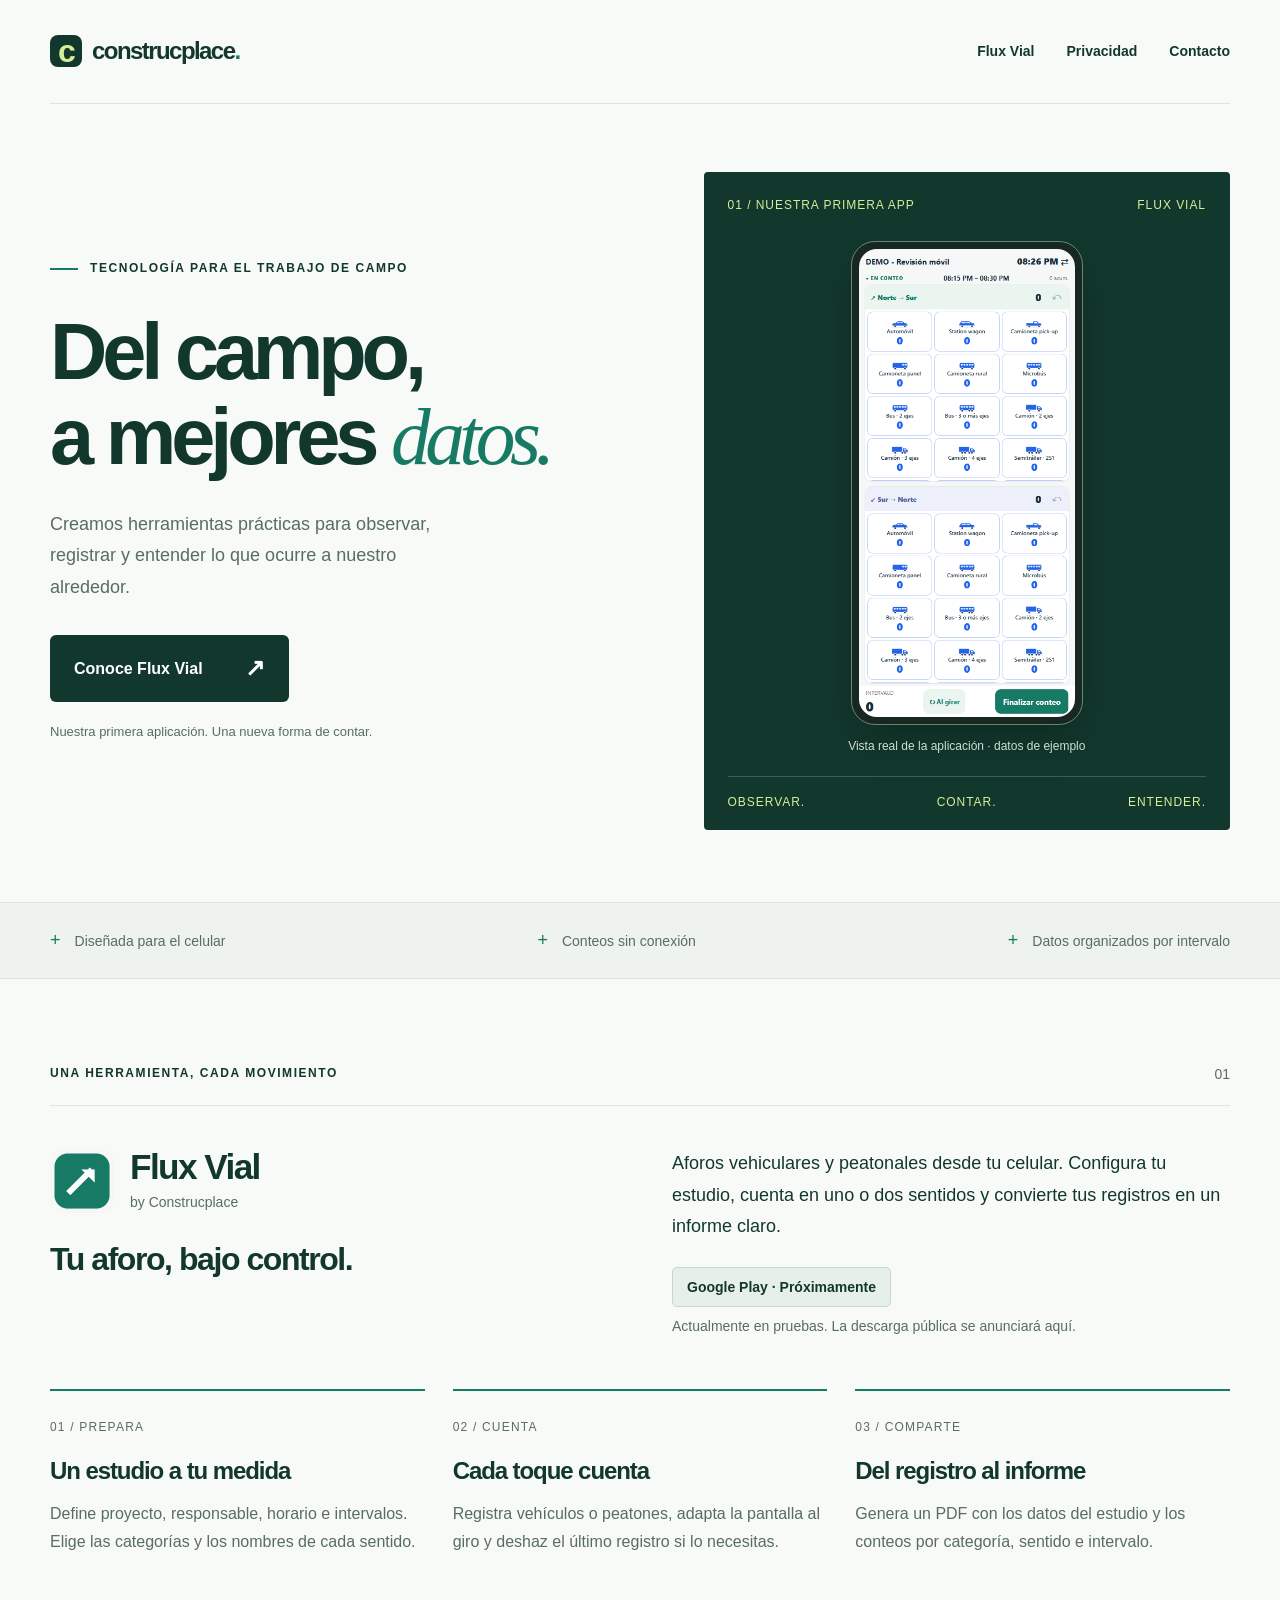
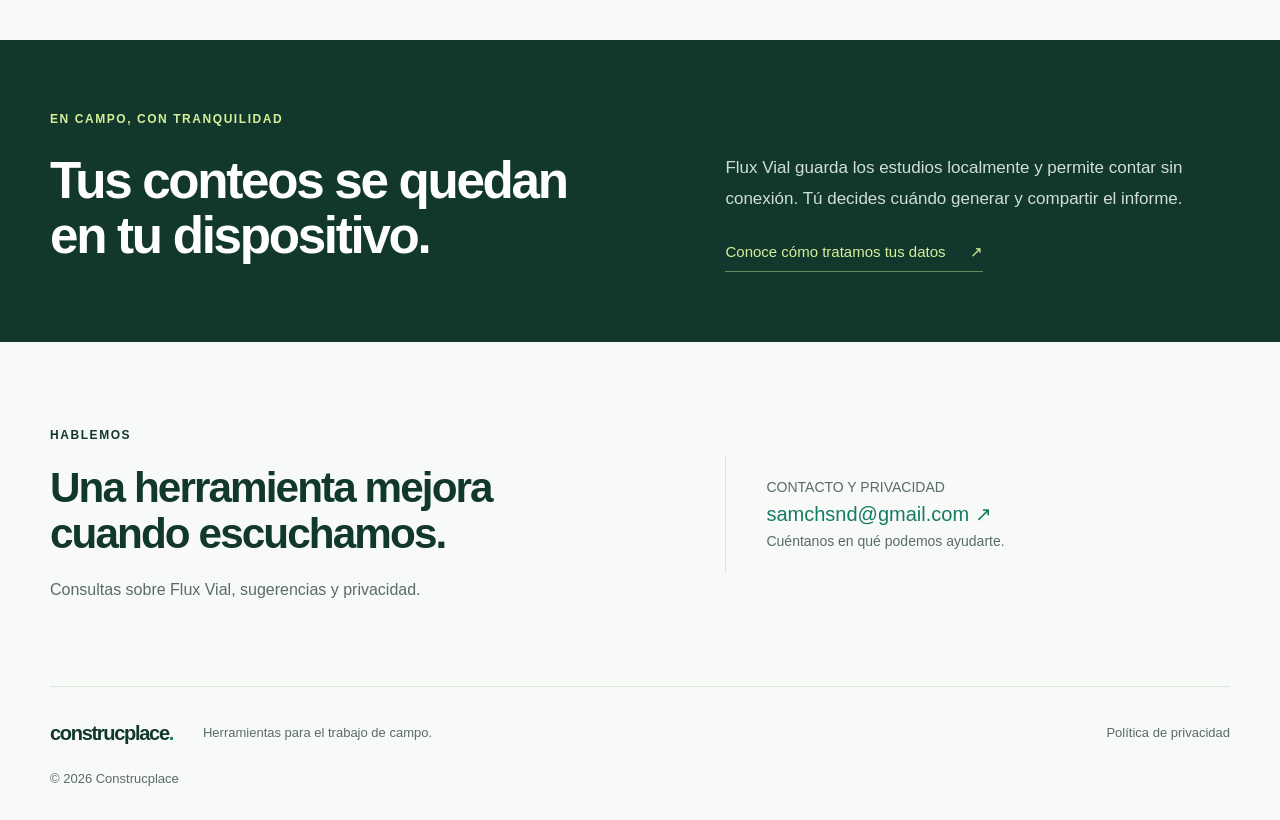
<file: index.html>
<!doctype html>
<html lang="es">
<head>
  <meta charset="utf-8"><meta name="viewport" content="width=device-width,initial-scale=1">
  <title>Construcplace — Herramientas para el trabajo de campo</title>
  <meta name="description" content="Conoce Flux Vial, la aplicación de Construcplace para aforos vehiculares y peatonales. Conteos por sentido, intervalos personalizados e informes PDF.">
  <meta name="theme-color" content="#12382d">
  <link rel="icon" type="image/svg+xml" href="data:image/svg+xml,%3Csvg xmlns='http://www.w3.org/2000/svg' viewBox='0 0 64 64'%3E%3Crect width='64' height='64' rx='14' fill='%2312382d'/%3E%3Cpath d='M45 18H26L16 32l10 14h19M27 32h18' fill='none' stroke='%23d5ef99' stroke-width='7'/%3E%3C/svg%3E">
  <link rel="stylesheet" href="styles.css">
</head>
<body>
  <a class="skip" href="#contenido">Saltar al contenido</a>
  <header class="header shell"><a class="wordmark" href="index.html" aria-label="Construcplace, inicio"><span class="brand-symbol" aria-hidden="true">c</span>construcplace<span class="wordmark-dot">.</span></a><nav aria-label="Navegación principal"><a href="#flux-vial">Flux Vial</a><a href="privacidad.html">Privacidad</a><a href="#contacto">Contacto</a></nav></header>
  <main id="contenido">
    <section class="hero shell">
      <div class="hero-copy"><p class="eyebrow"><span class="rule"></span> TECNOLOGÍA PARA EL TRABAJO DE CAMPO</p><h1>Del campo,<br>a mejores <em>datos.</em></h1><p class="lead">Creamos herramientas prácticas para observar, registrar y entender lo que ocurre a nuestro alrededor.</p><a class="button" href="#flux-vial">Conoce Flux Vial <span aria-hidden="true">↗</span></a><p class="hero-note">Nuestra primera aplicación. Una nueva forma de contar.</p></div>
      <div class="hero-visual"><div class="product-label"><span>01 / NUESTRA PRIMERA APP</span><span>FLUX VIAL</span></div><figure class="phone"><img src="flux-vial.png" width="390" height="844" alt="Pantalla de Flux Vial: conteo en dos sentidos, con tres columnas de categorías y cuatro filas visibles." fetchpriority="high"></figure><p class="image-caption">Vista real de la aplicación · datos de ejemplo</p><div class="visual-caption"><span>OBSERVAR.</span><span>CONTAR.</span><span>ENTENDER.</span></div></div>
    </section>
    <div class="principles"><div class="shell principles-inner"><span>Diseñada para el celular</span><span>Conteos sin conexión</span><span>Datos organizados por intervalo</span></div></div>
    <section class="product shell section" id="flux-vial">
      <div class="section-heading"><p class="eyebrow">UNA HERRAMIENTA, CADA MOVIMIENTO</p><span class="section-number">01</span></div>
      <div class="product-intro"><div><div class="app-title"><img src="icon.png" width="64" height="64" alt=""><div><h2>Flux Vial</h2><p>by Construcplace</p></div></div><h3>Tu aforo, bajo control.</h3></div><div><p class="body-large">Aforos vehiculares y peatonales desde tu celular. Configura tu estudio, cuenta en uno o dos sentidos y convierte tus registros en un informe claro.</p><p class="availability">Google Play · Próximamente</p><p class="small muted">Actualmente en pruebas. La descarga pública se anunciará aquí.</p></div></div>
      <div class="features"><article><span class="feature-number">01 / PREPARA</span><h3>Un estudio a tu medida</h3><p>Define proyecto, responsable, horario e intervalos. Elige las categorías y los nombres de cada sentido.</p></article><article><span class="feature-number">02 / CUENTA</span><h3>Cada toque cuenta</h3><p>Registra vehículos o peatones, adapta la pantalla al giro y deshaz el último registro si lo necesitas.</p></article><article><span class="feature-number">03 / COMPARTE</span><h3>Del registro al informe</h3><p>Genera un PDF con los datos del estudio y los conteos por categoría, sentido e intervalo.</p></article></div>
    </section>
    <section class="privacy-band"><div class="shell privacy-content"><p class="eyebrow">EN CAMPO, CON TRANQUILIDAD</p><h2>Tus conteos se quedan<br>en tu dispositivo.</h2><div><p>Flux Vial guarda los estudios localmente y permite contar sin conexión. Tú decides cuándo generar y compartir el informe.</p><a class="text-link" href="privacidad.html">Conoce cómo tratamos tus datos <span aria-hidden="true">↗</span></a></div></div></section>
    <section class="shell section contact" id="contacto"><div><p class="eyebrow">HABLEMOS</p><h2>Una herramienta mejora<br>cuando escuchamos.</h2><p>Consultas sobre Flux Vial, sugerencias y privacidad.</p></div><div class="contact-details" data-contact><p class="small muted">CONTACTO Y PRIVACIDAD</p><a href="mailto:samchsnd@gmail.com">samchsnd@gmail.com ↗</a><p class="small muted">Cuéntanos en qué podemos ayudarte.</p></div></section>
  </main>
  <footer class="footer shell"><a class="wordmark" href="index.html">construcplace<span class="wordmark-dot">.</span></a><p>Herramientas para el trabajo de campo.</p><a href="privacidad.html">Política de privacidad</a><span>© 2026 Construcplace</span></footer>
</body>
</html>
</file>
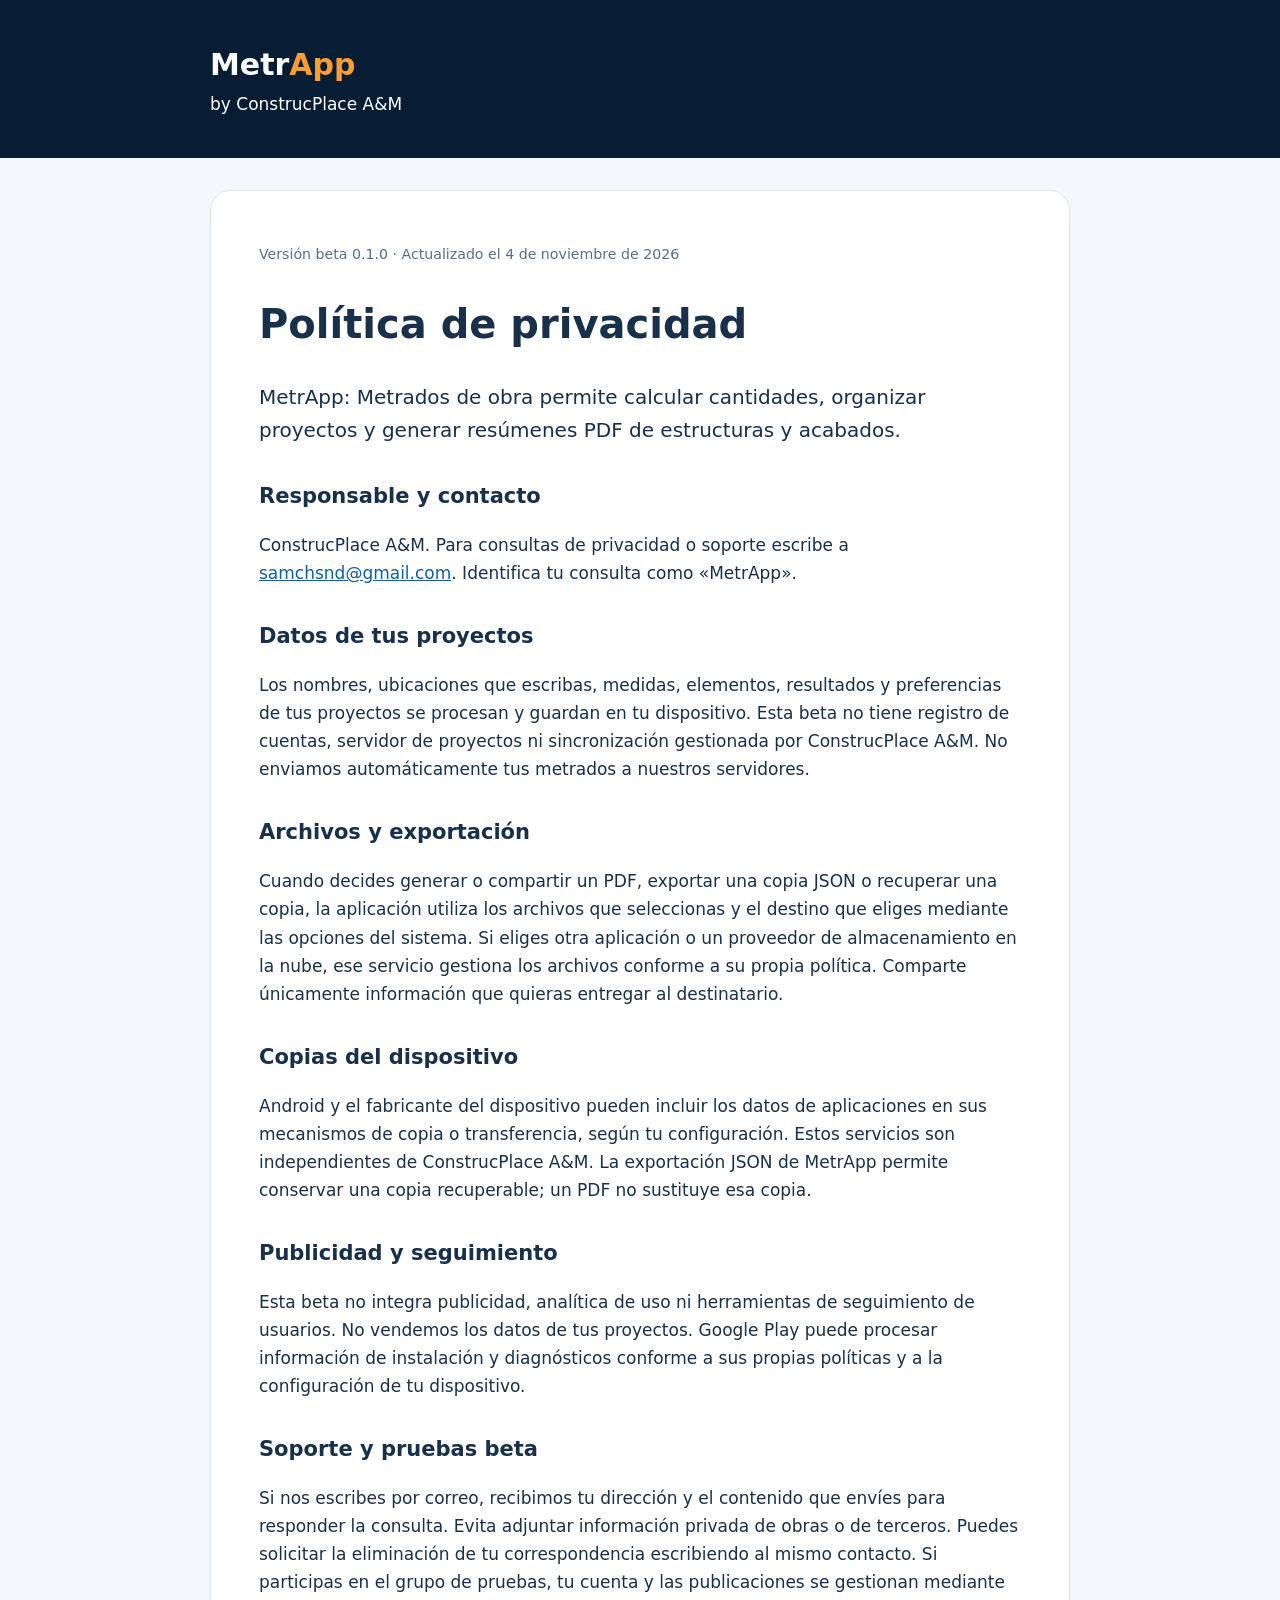
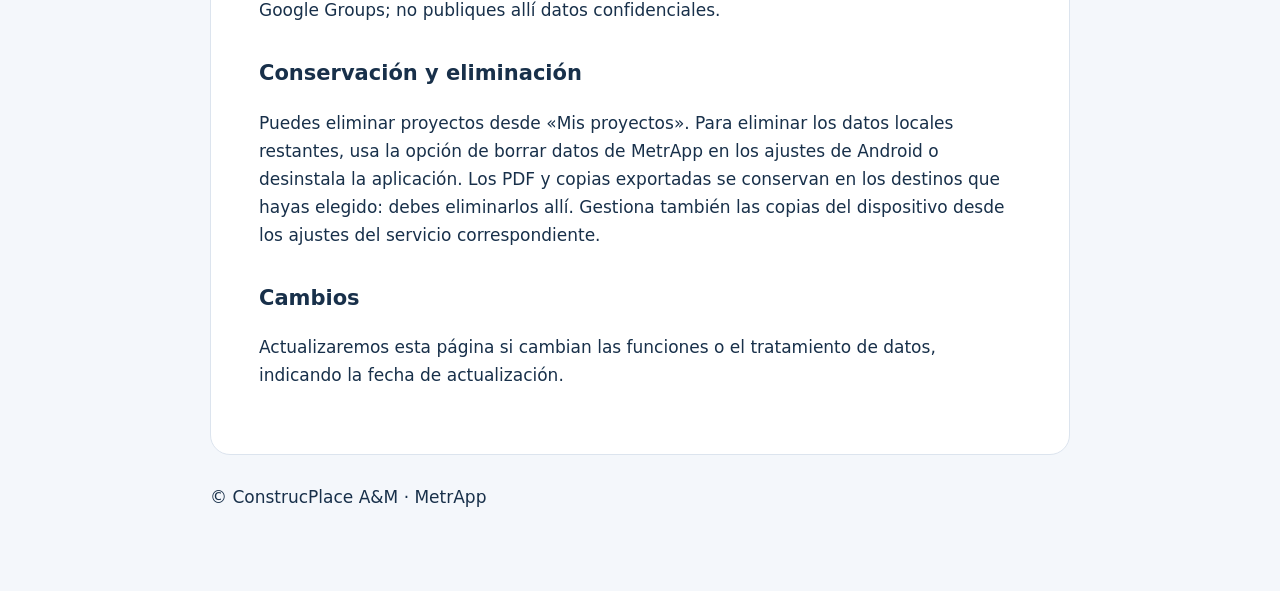
<file: privacidad-metrapp.html>
<!doctype html>
<html lang="es"><head><meta charset="utf-8"><meta name="viewport" content="width=device-width,initial-scale=1"><title>Privacidad de MetrApp · ConstrucPlace A&amp;M</title>
<style>body{margin:0;background:#f4f7fb;color:#18304a;font:17px/1.65 system-ui,sans-serif}header{background:#061d34;color:white;padding:40px max(24px,calc((100vw - 860px)/2))}header strong{font-size:30px}header span{color:#ff9c36}main{max-width:860px;margin:32px auto;padding:0 24px 48px}article{background:white;padding:clamp(22px,5vw,48px);border:1px solid #dce4ee;border-radius:20px}h1{font-size:clamp(28px,5vw,40px);line-height:1.2}h2{font-size:21px;margin-top:32px}a{color:#145da0}small{color:#587086}.lead{font-size:20px}footer{margin-top:28px}</style></head>
<body><header><strong>Metr<span>App</span></strong><div>by ConstrucPlace A&amp;M</div></header><main><article>
<small>Versión beta 0.1.0 · Actualizado el 4 de noviembre de 2026</small>
<h1>Política de privacidad</h1>
<p class="lead">MetrApp: Metrados de obra permite calcular cantidades, organizar proyectos y generar resúmenes PDF de estructuras y acabados.</p>
<h2>Responsable y contacto</h2><p>ConstrucPlace A&amp;M. Para consultas de privacidad o soporte escribe a <a href="mailto:samchsnd@gmail.com">samchsnd@gmail.com</a>. Identifica tu consulta como «MetrApp».</p>
<h2>Datos de tus proyectos</h2><p>Los nombres, ubicaciones que escribas, medidas, elementos, resultados y preferencias de tus proyectos se procesan y guardan en tu dispositivo. Esta beta no tiene registro de cuentas, servidor de proyectos ni sincronización gestionada por ConstrucPlace A&amp;M. No enviamos automáticamente tus metrados a nuestros servidores.</p>
<h2>Archivos y exportación</h2><p>Cuando decides generar o compartir un PDF, exportar una copia JSON o recuperar una copia, la aplicación utiliza los archivos que seleccionas y el destino que eliges mediante las opciones del sistema. Si eliges otra aplicación o un proveedor de almacenamiento en la nube, ese servicio gestiona los archivos conforme a su propia política. Comparte únicamente información que quieras entregar al destinatario.</p>
<h2>Copias del dispositivo</h2><p>Android y el fabricante del dispositivo pueden incluir los datos de aplicaciones en sus mecanismos de copia o transferencia, según tu configuración. Estos servicios son independientes de ConstrucPlace A&amp;M. La exportación JSON de MetrApp permite conservar una copia recuperable; un PDF no sustituye esa copia.</p>
<h2>Publicidad y seguimiento</h2><p>Esta beta no integra publicidad, analítica de uso ni herramientas de seguimiento de usuarios. No vendemos los datos de tus proyectos. Google Play puede procesar información de instalación y diagnósticos conforme a sus propias políticas y a la configuración de tu dispositivo.</p>
<h2>Soporte y pruebas beta</h2><p>Si nos escribes por correo, recibimos tu dirección y el contenido que envíes para responder la consulta. Evita adjuntar información privada de obras o de terceros. Puedes solicitar la eliminación de tu correspondencia escribiendo al mismo contacto. Si participas en el grupo de pruebas, tu cuenta y las publicaciones se gestionan mediante Google Groups; no publiques allí datos confidenciales.</p>
<h2>Conservación y eliminación</h2><p>Puedes eliminar proyectos desde «Mis proyectos». Para eliminar los datos locales restantes, usa la opción de borrar datos de MetrApp en los ajustes de Android o desinstala la aplicación. Los PDF y copias exportadas se conservan en los destinos que hayas elegido: debes eliminarlos allí. Gestiona también las copias del dispositivo desde los ajustes del servicio correspondiente.</p>
<h2>Cambios</h2><p>Actualizaremos esta página si cambian las funciones o el tratamiento de datos, indicando la fecha de actualización.</p>
</article><footer>© ConstrucPlace A&amp;M · MetrApp</footer></main></body></html>
</file>
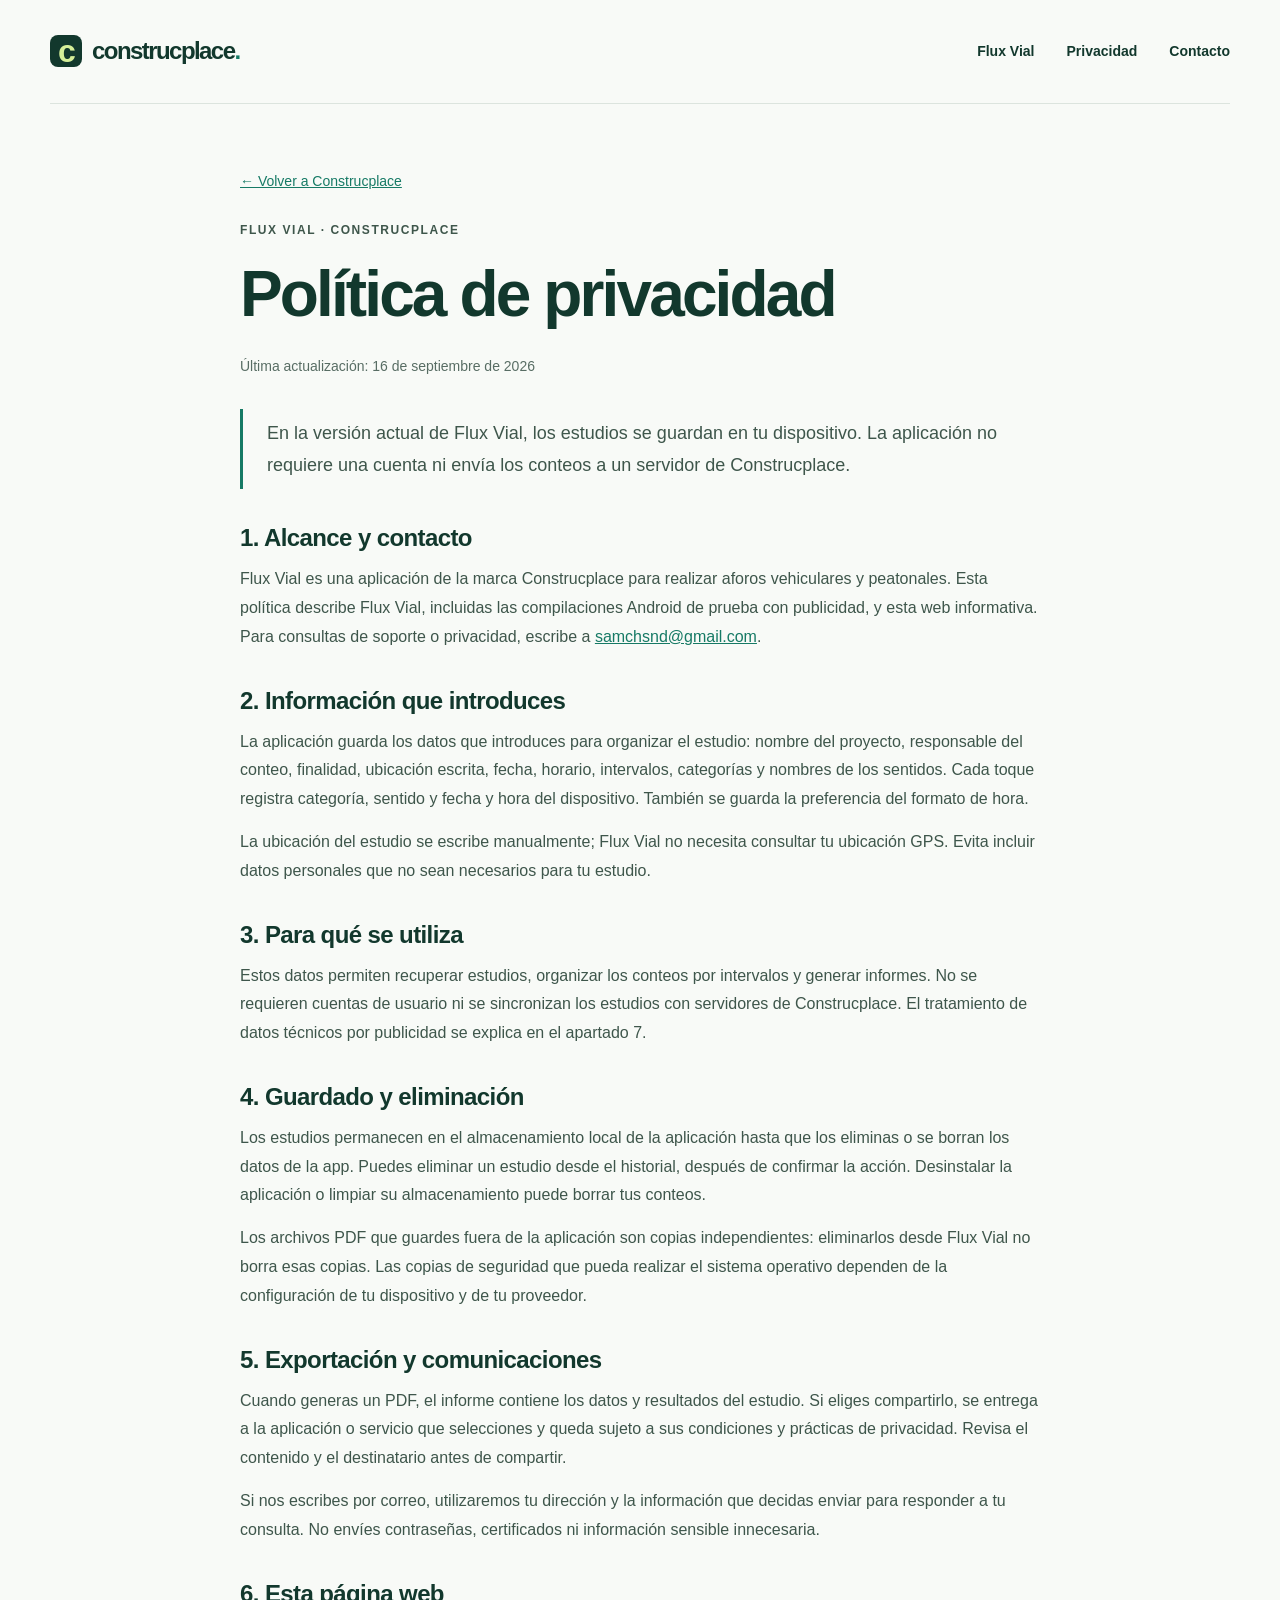
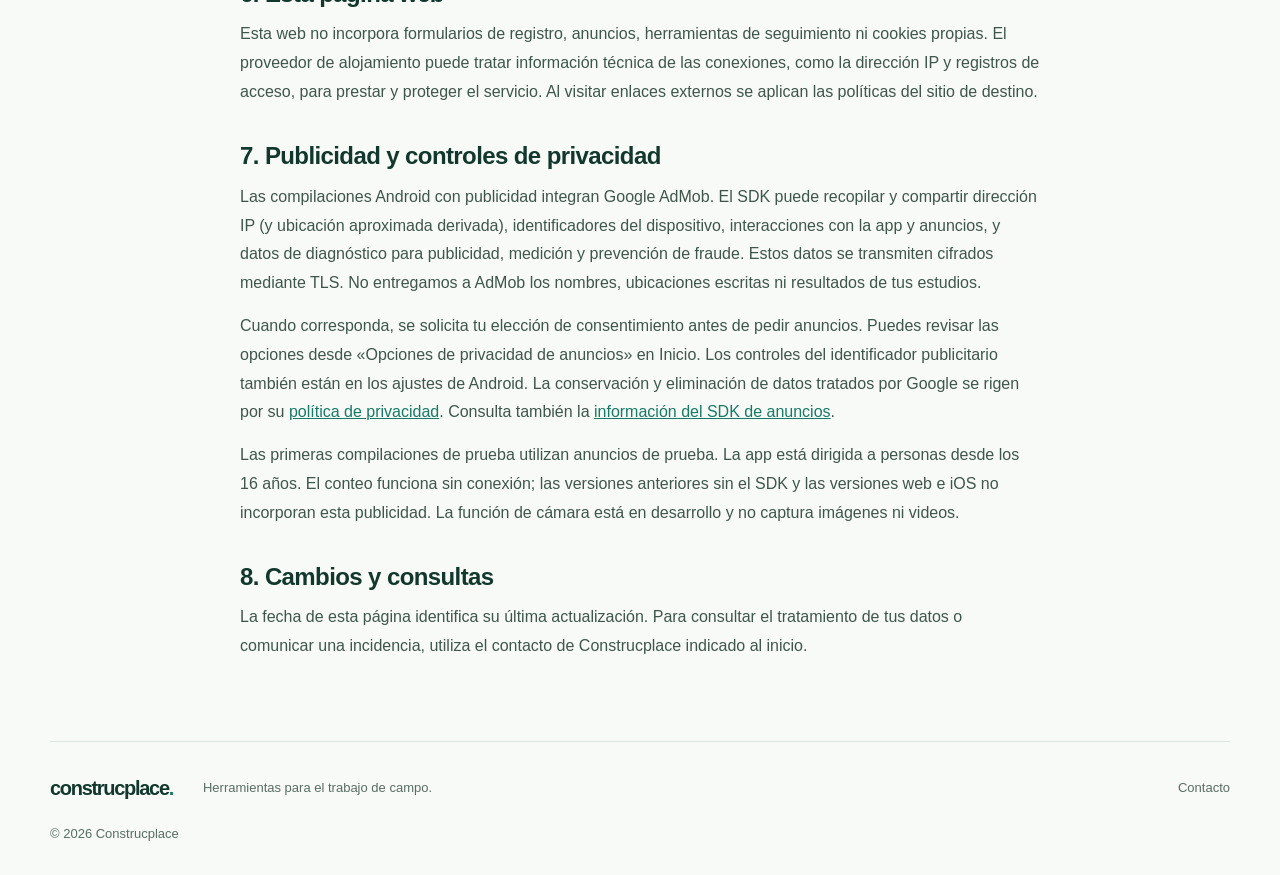
<file: privacidad.html>
<!doctype html><html lang="es"><head><meta charset="utf-8"><meta name="viewport" content="width=device-width,initial-scale=1"><title>Privacidad — Flux Vial · Construcplace</title><meta name="description" content="Cómo se guardan y comparten los datos de los estudios realizados con Flux Vial, de Construcplace."><meta name="theme-color" content="#12382d"><link rel="icon" type="image/svg+xml" href="data:image/svg+xml,%3Csvg xmlns='http://www.w3.org/2000/svg' viewBox='0 0 64 64'%3E%3Crect width='64' height='64' rx='14' fill='%2312382d'/%3E%3Cpath d='M45 18H26L16 32l10 14h19M27 32h18' fill='none' stroke='%23d5ef99' stroke-width='7'/%3E%3C/svg%3E"><link rel="stylesheet" href="styles.css"></head><body><a class="skip" href="#contenido">Saltar al contenido</a><header class="header shell"><a class="wordmark" href="index.html"><span class="brand-symbol" aria-hidden="true">c</span>construcplace<span class="wordmark-dot">.</span></a><nav aria-label="Navegación principal"><a href="index.html#flux-vial">Flux Vial</a><a href="privacidad.html" aria-current="page">Privacidad</a><a href="index.html#contacto">Contacto</a></nav></header><main class="legal shell" id="contenido"><a class="back" href="index.html">← Volver a Construcplace</a><p class="eyebrow">FLUX VIAL · CONSTRUCPLACE</p><h1>Política de privacidad</h1><time datetime="2026-09-16">Última actualización: 16 de septiembre de 2026</time><p class="summary">En la versión actual de Flux Vial, los estudios se guardan en tu dispositivo. La aplicación no requiere una cuenta ni envía los conteos a un servidor de Construcplace.</p><h2>1. Alcance y contacto</h2><p>Flux Vial es una aplicación de la marca Construcplace para realizar aforos vehiculares y peatonales. Esta política describe Flux Vial, incluidas las compilaciones Android de prueba con publicidad, y esta web informativa.</p><div data-contact><p>Para consultas de soporte o privacidad, escribe a <a href="mailto:samchsnd@gmail.com">samchsnd@gmail.com</a>.</p></div><h2>2. Información que introduces</h2><p>La aplicación guarda los datos que introduces para organizar el estudio: nombre del proyecto, responsable del conteo, finalidad, ubicación escrita, fecha, horario, intervalos, categorías y nombres de los sentidos. Cada toque registra categoría, sentido y fecha y hora del dispositivo. También se guarda la preferencia del formato de hora.</p><p>La ubicación del estudio se escribe manualmente; Flux Vial no necesita consultar tu ubicación GPS. Evita incluir datos personales que no sean necesarios para tu estudio.</p><h2>3. Para qué se utiliza</h2><p>Estos datos permiten recuperar estudios, organizar los conteos por intervalos y generar informes. No se requieren cuentas de usuario ni se sincronizan los estudios con servidores de Construcplace. El tratamiento de datos técnicos por publicidad se explica en el apartado 7.</p><h2>4. Guardado y eliminación</h2><p>Los estudios permanecen en el almacenamiento local de la aplicación hasta que los eliminas o se borran los datos de la app. Puedes eliminar un estudio desde el historial, después de confirmar la acción. Desinstalar la aplicación o limpiar su almacenamiento puede borrar tus conteos.</p><p>Los archivos PDF que guardes fuera de la aplicación son copias independientes: eliminarlos desde Flux Vial no borra esas copias. Las copias de seguridad que pueda realizar el sistema operativo dependen de la configuración de tu dispositivo y de tu proveedor.</p><h2>5. Exportación y comunicaciones</h2><p>Cuando generas un PDF, el informe contiene los datos y resultados del estudio. Si eliges compartirlo, se entrega a la aplicación o servicio que selecciones y queda sujeto a sus condiciones y prácticas de privacidad. Revisa el contenido y el destinatario antes de compartir.</p><p>Si nos escribes por correo, utilizaremos tu dirección y la información que decidas enviar para responder a tu consulta. No envíes contraseñas, certificados ni información sensible innecesaria.</p><h2>6. Esta página web</h2><p>Esta web no incorpora formularios de registro, anuncios, herramientas de seguimiento ni cookies propias. El proveedor de alojamiento puede tratar información técnica de las conexiones, como la dirección IP y registros de acceso, para prestar y proteger el servicio. Al visitar enlaces externos se aplican las políticas del sitio de destino.</p><h2>7. Publicidad y controles de privacidad</h2><p>Las compilaciones Android con publicidad integran Google AdMob. El SDK puede recopilar y compartir dirección IP (y ubicación aproximada derivada), identificadores del dispositivo, interacciones con la app y anuncios, y datos de diagnóstico para publicidad, medición y prevención de fraude. Estos datos se transmiten cifrados mediante TLS. No entregamos a AdMob los nombres, ubicaciones escritas ni resultados de tus estudios.</p><p>Cuando corresponda, se solicita tu elección de consentimiento antes de pedir anuncios. Puedes revisar las opciones desde «Opciones de privacidad de anuncios» en Inicio. Los controles del identificador publicitario también están en los ajustes de Android. La conservación y eliminación de datos tratados por Google se rigen por su <a href="https://policies.google.com/privacy">política de privacidad</a>. Consulta también la <a href="https://developers.google.com/admob/android/privacy/play-data-disclosure">información del SDK de anuncios</a>.</p><p>Las primeras compilaciones de prueba utilizan anuncios de prueba. La app está dirigida a personas desde los 16 años. El conteo funciona sin conexión; las versiones anteriores sin el SDK y las versiones web e iOS no incorporan esta publicidad. La función de cámara está en desarrollo y no captura imágenes ni videos.</p><h2>8. Cambios y consultas</h2><p>La fecha de esta página identifica su última actualización. Para consultar el tratamiento de tus datos o comunicar una incidencia, utiliza el contacto de Construcplace indicado al inicio.</p></main><footer class="footer shell"><a class="wordmark" href="index.html">construcplace<span class="wordmark-dot">.</span></a><p>Herramientas para el trabajo de campo.</p><a href="index.html#contacto">Contacto</a><span>© 2026 Construcplace</span></footer></body></html>
</file>
<file: styles.css>
:root{--ink:#12382d;--green:#167a65;--accent:#d5ef99;--paper:#f8faf7;--line:#dce4de;--muted:#586d64;--white:#fff}*{box-sizing:border-box}html{scroll-behavior:smooth;scroll-padding-top:24px}body{margin:0;background:var(--paper);color:var(--ink);font-family:Arial,Helvetica,sans-serif;font-size:16px;line-height:1.6}a{color:inherit;text-decoration:none}a:hover{text-decoration:underline;text-underline-offset:5px}a:focus-visible{outline:3px solid #348979;outline-offset:5px;border-radius:3px}img{max-width:100%;display:block}h1,h2,h3,p,figure{margin:0}h1,h2,h3{line-height:1.08;letter-spacing:-.045em}h2{font-size:clamp(2rem,4vw,3.5rem)}h3{font-size:1.5rem;line-height:1.2}.shell{width:min(1180px,calc(100% - 64px));margin-inline:auto}.header{display:flex;align-items:center;justify-content:space-between;gap:24px;min-height:104px;border-bottom:1px solid var(--line)}.wordmark{font-size:1.5rem;font-weight:800;letter-spacing:-.065em;display:inline-flex;align-items:center;white-space:nowrap}.wordmark-dot{color:var(--green)}.brand-symbol{display:inline-flex;align-items:center;justify-content:center;width:32px;height:32px;background:var(--ink);color:var(--accent);font-size:2rem;line-height:1;margin-right:10px;border-radius:8px}.header nav{display:flex;gap:32px;align-items:center;font-size:.875rem;font-weight:600}.header nav a{padding-block:12px}.hero{display:grid;grid-template-columns:1.12fr 1fr;align-items:center;gap:64px;padding-block:68px 72px}.eyebrow{font-size:.75rem;font-weight:700;letter-spacing:.13em;line-height:1.6;display:flex;align-items:center;gap:12px}.rule{width:28px;height:2px;background:var(--green);flex-shrink:0}.hero h1{font-size:clamp(3.5rem,6.2vw,5.7rem);margin-top:30px;font-weight:700;letter-spacing:-.065em}.hero h1 em{font-family:Georgia,serif;font-weight:400;color:var(--green);letter-spacing:-.07em}.lead{font-size:1.125rem;color:var(--muted);max-width:420px;line-height:1.75;margin-top:28px}.button{display:inline-flex;align-items:center;justify-content:space-between;gap:42px;background:var(--ink);color:var(--white);min-height:56px;padding:14px 24px;border-radius:6px;margin-top:32px;font-weight:600}.button:hover{background:var(--green);text-decoration:none}.button span{font-size:1.5rem}.hero-note{font-size:.8125rem;color:var(--muted);margin-top:20px;max-width:390px}.hero-visual{background:var(--ink);border-radius:4px;position:relative;padding:24px 24px 18px;overflow:hidden;color:var(--accent)}.product-label{display:flex;justify-content:space-between;gap:12px;font-size:.75rem;letter-spacing:.08em}.phone{width:232px;max-width:75%;margin:26px auto 12px;background:#182820;padding:7px;border:1px solid #678679;border-radius:24px;box-shadow:0 18px 40px #0003}.phone img{border-radius:18px;width:100%;height:auto}.image-caption{text-align:center;font-size:.75rem;color:#ceddd6}.visual-caption{display:flex;justify-content:space-between;gap:10px;border-top:1px solid #ffffff30;padding-top:16px;margin-top:20px;font-size:.75rem;letter-spacing:.08em}.principles{border-block:1px solid var(--line);background:#eef3ee}.principles-inner{display:flex;justify-content:space-between;gap:20px;padding-block:23px;font-size:.875rem;color:var(--muted)}.principles-inner span::before{content:'+';color:var(--green);font-size:1.125rem;margin-right:14px}.section{padding-block:84px}.section-heading{display:flex;justify-content:space-between;align-items:center;border-bottom:1px solid var(--line);padding-bottom:20px}.section-number{color:var(--muted);font-size:.875rem}.product-intro{display:grid;grid-template-columns:1fr 1fr;gap:64px;padding-block:42px}.app-title{display:flex;align-items:center;gap:16px;margin-bottom:26px}.app-title img{border-radius:14px}.app-title h2{font-size:2.2rem}.app-title p{font-size:.875rem;color:var(--muted);margin-top:5px}.product-intro h3{font-size:2rem}.body-large{font-size:1.125rem;line-height:1.75}.availability{display:inline-block;background:#e6f0e8;border:1px solid #c5d9cb;color:var(--ink);padding:8px 14px;font-size:.875rem;font-weight:600;border-radius:5px;margin:24px 0 8px}.small{font-size:.875rem}.muted{color:var(--muted)}.features{display:grid;grid-template-columns:repeat(3,1fr);gap:28px;margin-top:10px}.features article{border-top:2px solid var(--green);padding-top:22px}.feature-number{font-size:.75rem;letter-spacing:.1em;color:var(--muted)}.features h3{margin:18px 0 14px}.features p{color:var(--muted);line-height:1.75}.privacy-band{background:var(--ink);color:var(--white);padding-block:70px}.privacy-content{display:grid;grid-template-columns:1.2fr 1fr;column-gap:70px;row-gap:24px}.privacy-content>.eyebrow{grid-column:1/-1;color:var(--accent)}.privacy-content>div{align-self:end}.privacy-content p:not(.eyebrow){color:#d0ded7;font-size:1.0625rem;line-height:1.8}.text-link{display:inline-block;color:var(--accent);border-bottom:1px solid #d5ef9970;padding-block:16px 7px;margin-top:10px;font-size:.9375rem}.text-link span{margin-left:20px}.contact{display:grid;grid-template-columns:1.2fr 1fr;gap:70px;align-items:center}.contact h2{font-size:clamp(2rem,3.3vw,2.7rem);margin-block:20px}.contact p:not(.eyebrow){color:var(--muted)}.contact-details{border-left:1px solid var(--line);padding:20px 0 20px 40px}.contact-details a{font-size:clamp(1rem,2vw,1.25rem);color:var(--green);overflow-wrap:anywhere}.footer{display:flex;flex-wrap:wrap;align-items:center;gap:20px 30px;padding-block:30px;border-top:1px solid var(--line);font-size:.8125rem;color:var(--muted)}.footer .wordmark{color:var(--ink);font-size:1.25rem}.footer>a:not(.wordmark){margin-left:auto}.footer>span{width:100%}.skip{position:absolute;left:16px;top:-100px;z-index:10;padding:12px;background:white}.skip:focus{top:12px}.legal{max-width:800px;padding-block:64px 80px}.legal h1{font-size:clamp(2.7rem,5vw,4rem);margin:18px 0 24px}.legal .summary{border-left:3px solid var(--green);padding:8px 0 8px 24px;margin:30px 0;font-size:1.125rem}.legal h2{font-size:1.5rem;letter-spacing:-.025em;margin:36px 0 14px}.legal p,.legal li{color:#3e564b;line-height:1.8}.legal p+p{margin-top:14px}.legal a{text-decoration:underline;color:var(--green)}.legal ul{padding-left:24px}.legal .back{display:inline-block;margin-bottom:28px;font-size:.875rem}.legal aside{background:#eaf1e9;padding:22px;border:1px solid var(--line);margin-top:36px}.legal time{font-size:.875rem;color:var(--muted)}@media(min-width:1500px){.hero{padding-block:90px}.phone{width:255px}}@media(max-width:850px){.shell{width:calc(100% - 40px)}.header{min-height:86px;gap:14px}.header nav{gap:18px}.hero{gap:28px;padding-block:45px}.hero h1{font-size:3.7rem}.eyebrow{font-size:.75rem}.hero-visual{padding:18px 14px}.product-label{font-size:.75rem;flex-wrap:wrap}.phone{max-width:88%}.product-intro,.privacy-content,.contact{gap:32px}.features{gap:20px}.section{padding-block:60px}}@media(max-width:620px){.header{flex-wrap:wrap;padding-block:18px;gap:14px}.header nav{width:100%;justify-content:space-between;gap:16px}.header nav a{padding-block:4px}.hero{grid-template-columns:1fr;padding-top:38px;gap:36px}.hero h1{font-size:clamp(3.5rem,14vw,4.8rem);margin-top:22px}.lead{margin-top:22px}.hero-visual{padding:20px}.phone{width:220px}.hero-note{font-size:.875rem}.principles-inner{flex-direction:column;gap:10px;padding-block:20px}.product-intro,.privacy-content,.contact{grid-template-columns:1fr}.product-intro{gap:24px}.features{grid-template-columns:1fr;gap:30px}.features h3{margin-top:12px}.privacy-band{padding-block:48px}.privacy-content{gap:24px}.privacy-content h2 br,.contact h2 br{display:none}.contact-details{border-left:0;border-top:1px solid var(--line);padding:24px 0 0}.footer{display:block}.footer>*{display:block;margin-bottom:14px}.footer>a:not(.wordmark){margin-left:0}.footer>.wordmark{display:inline-flex}.legal{padding-top:36px}}@media(prefers-reduced-motion:reduce){html{scroll-behavior:auto}}
</file>
